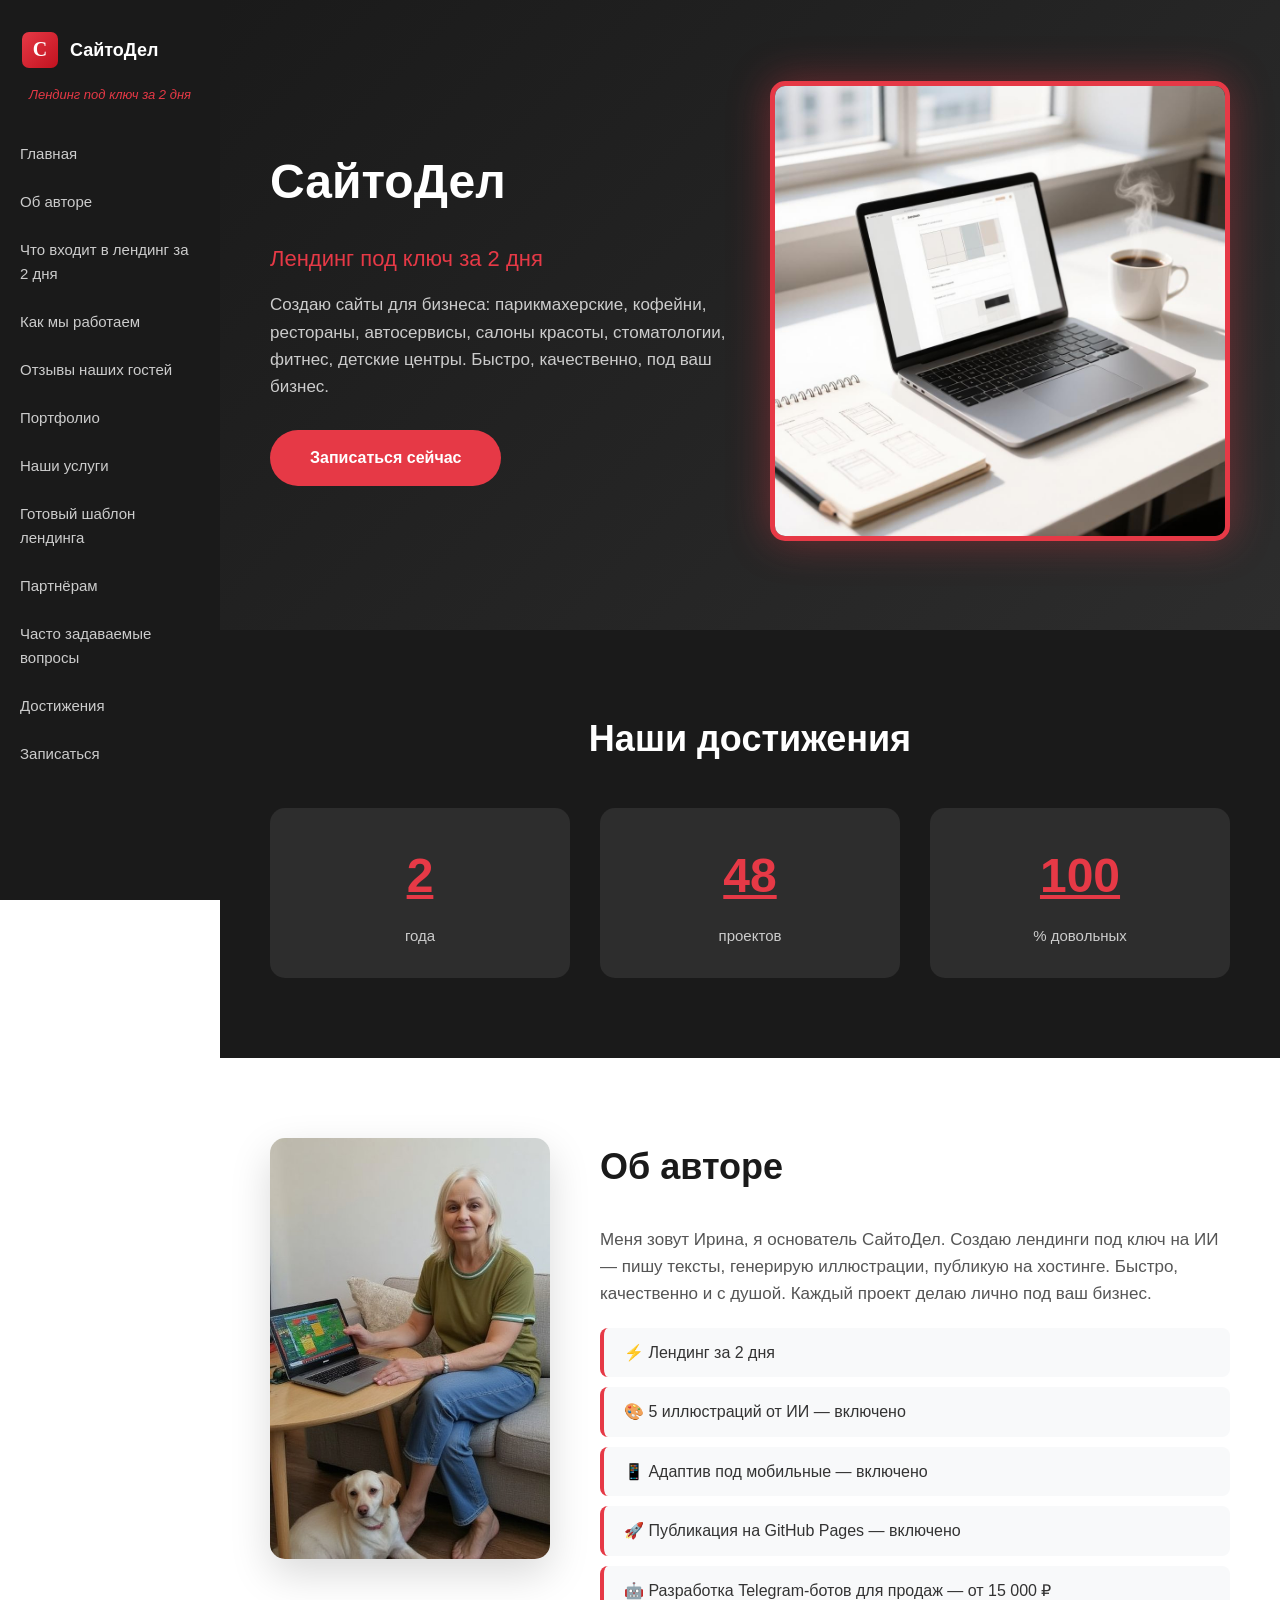
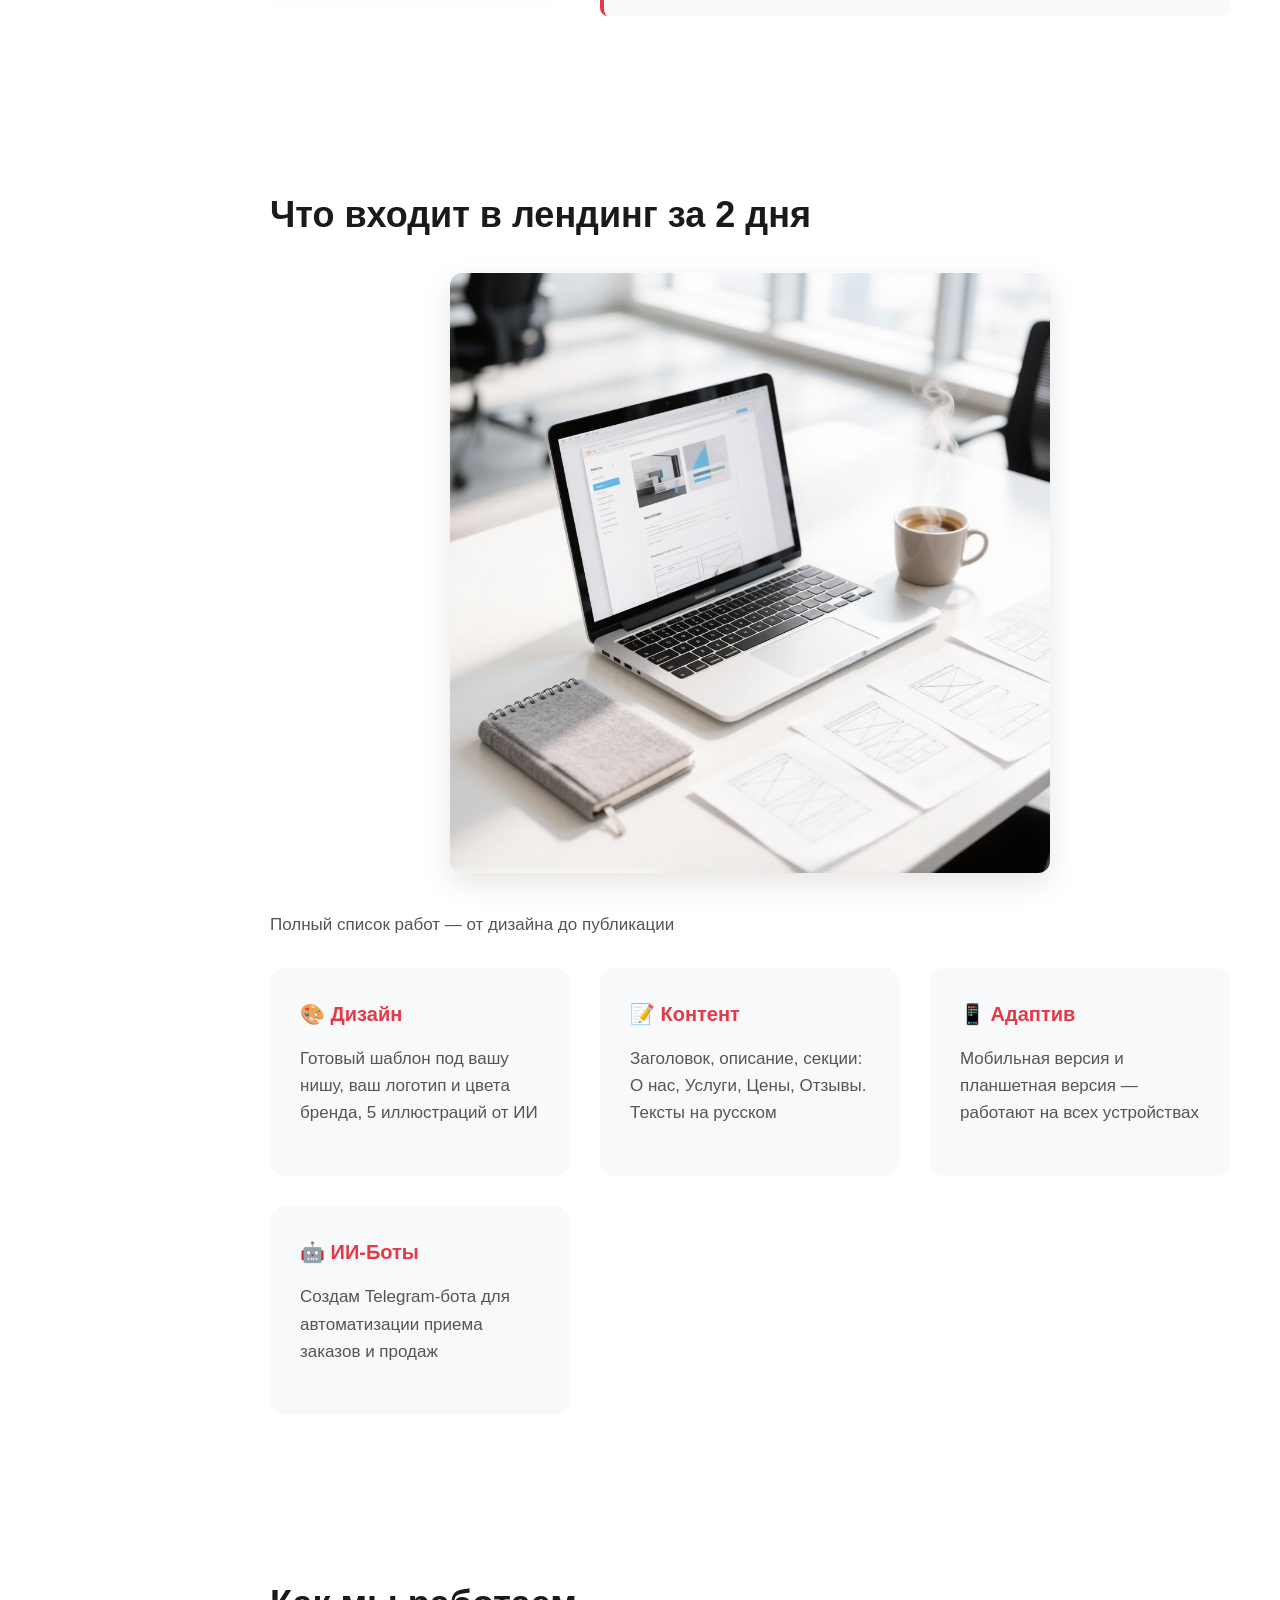
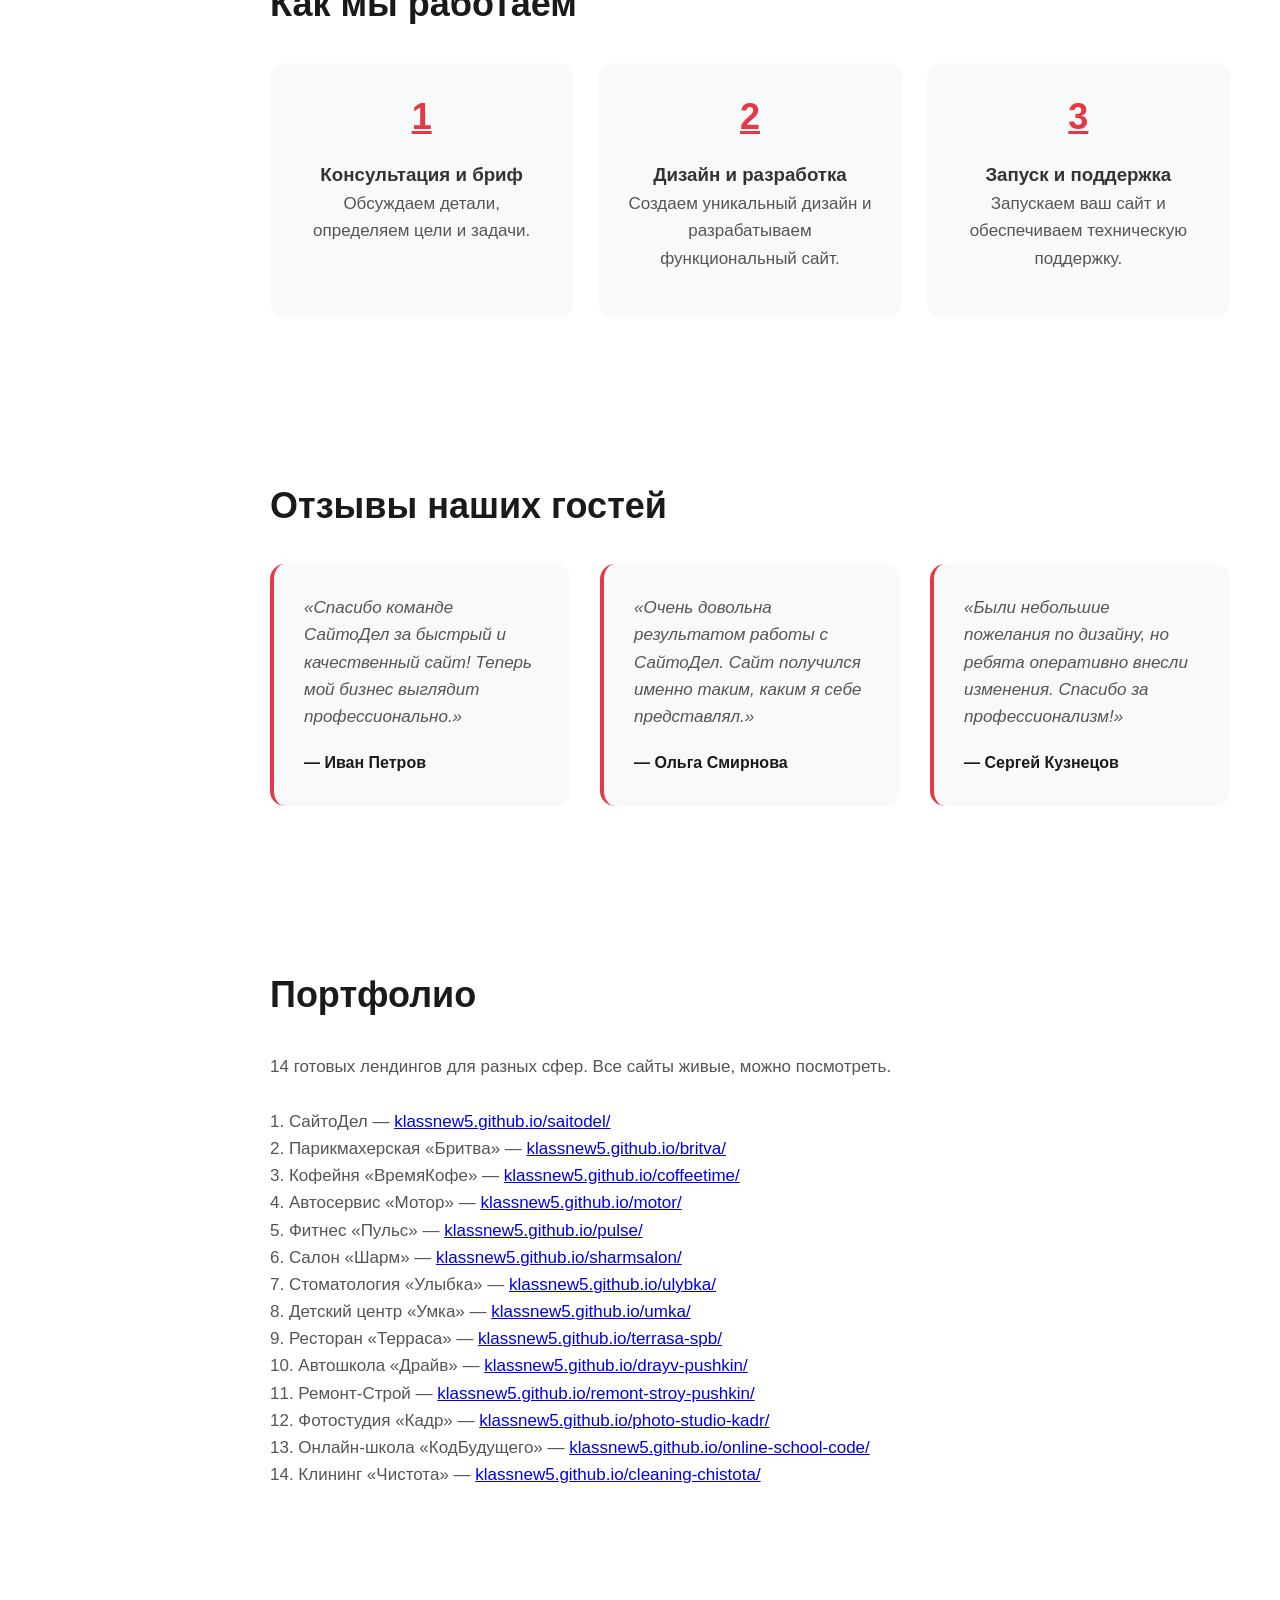
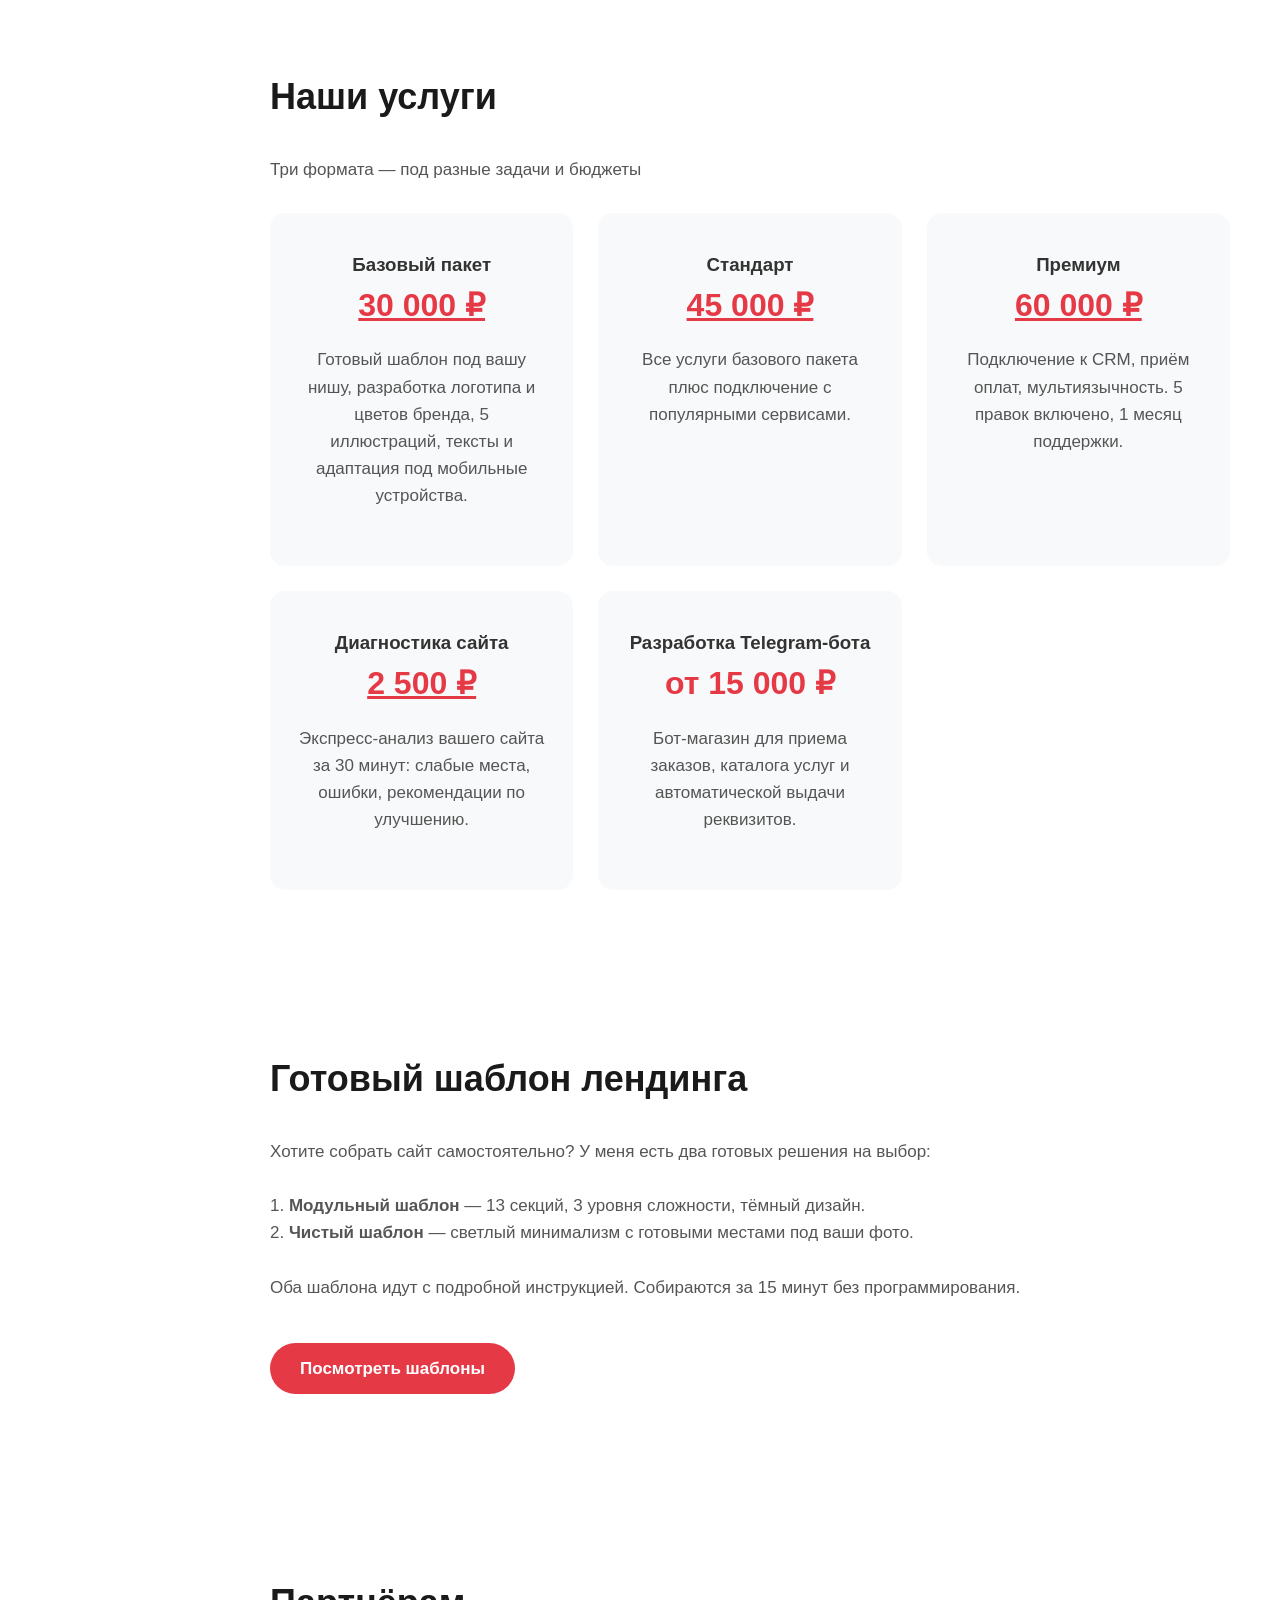
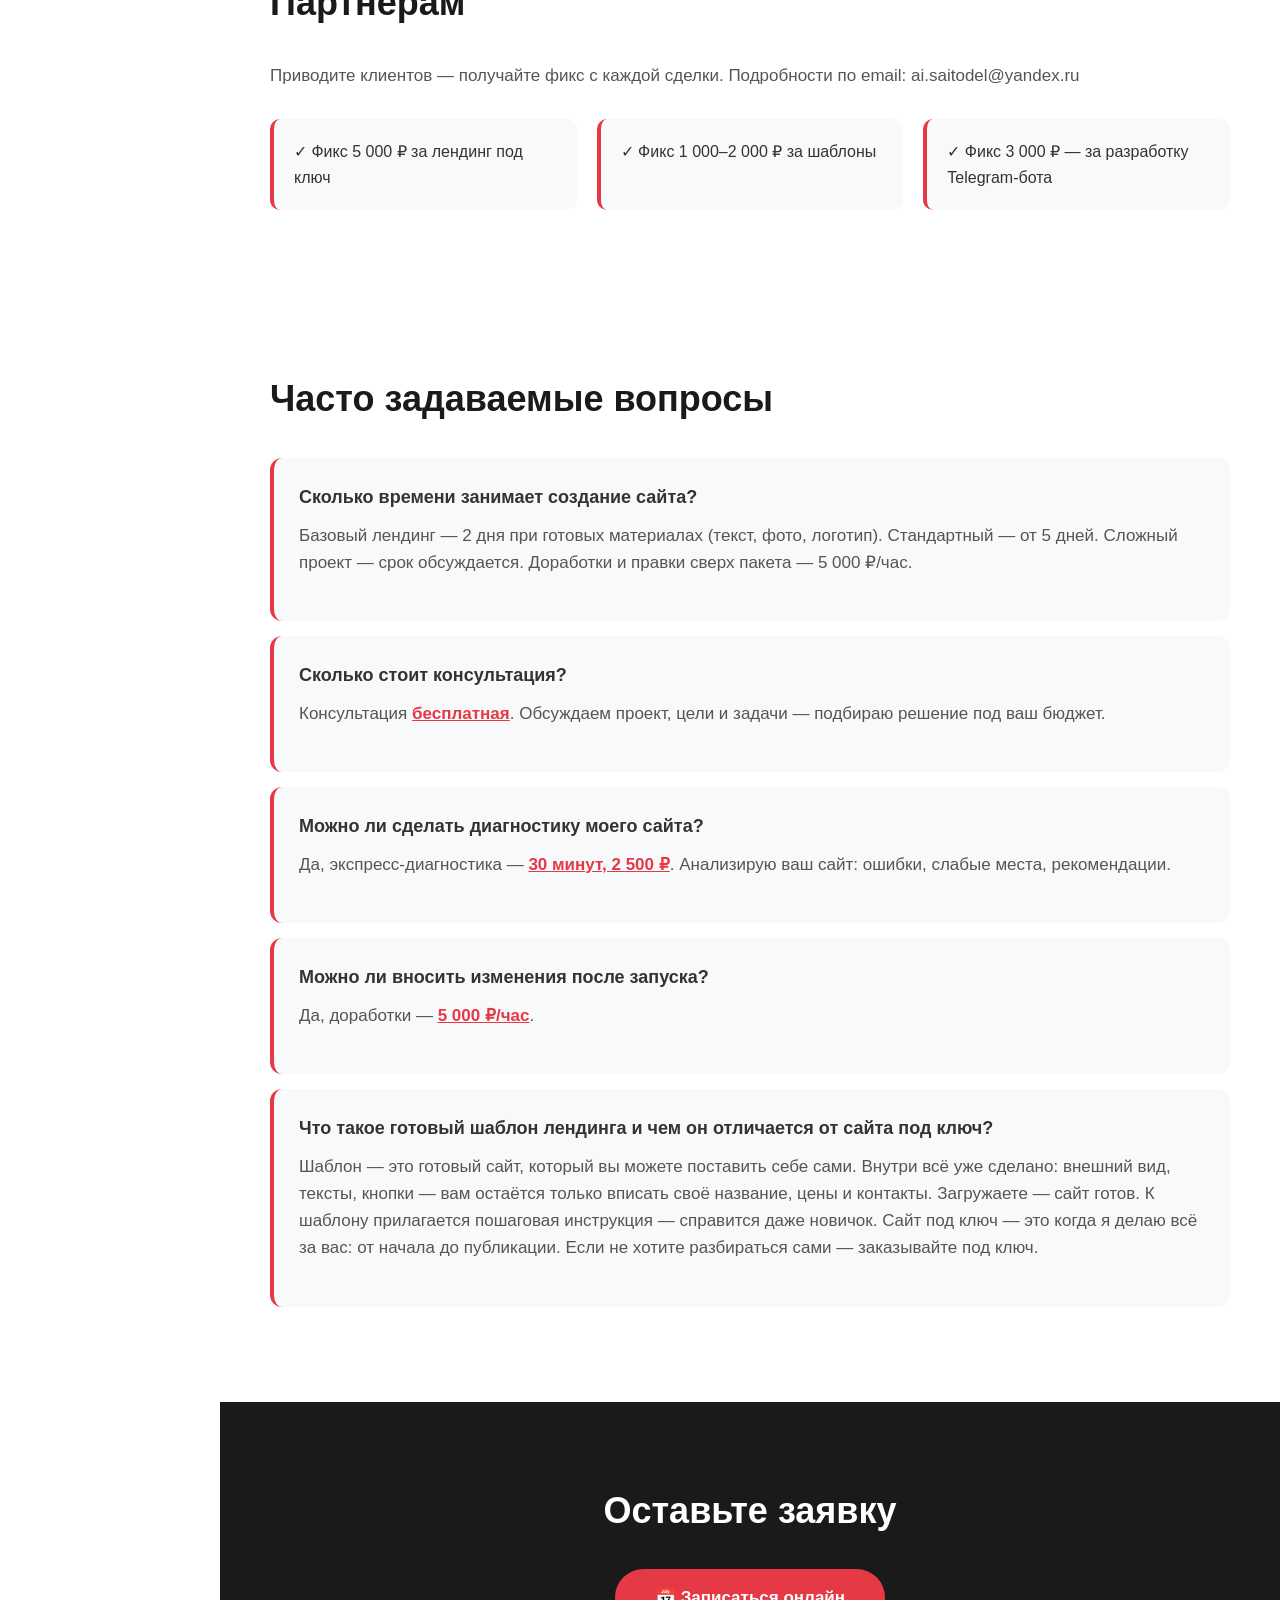
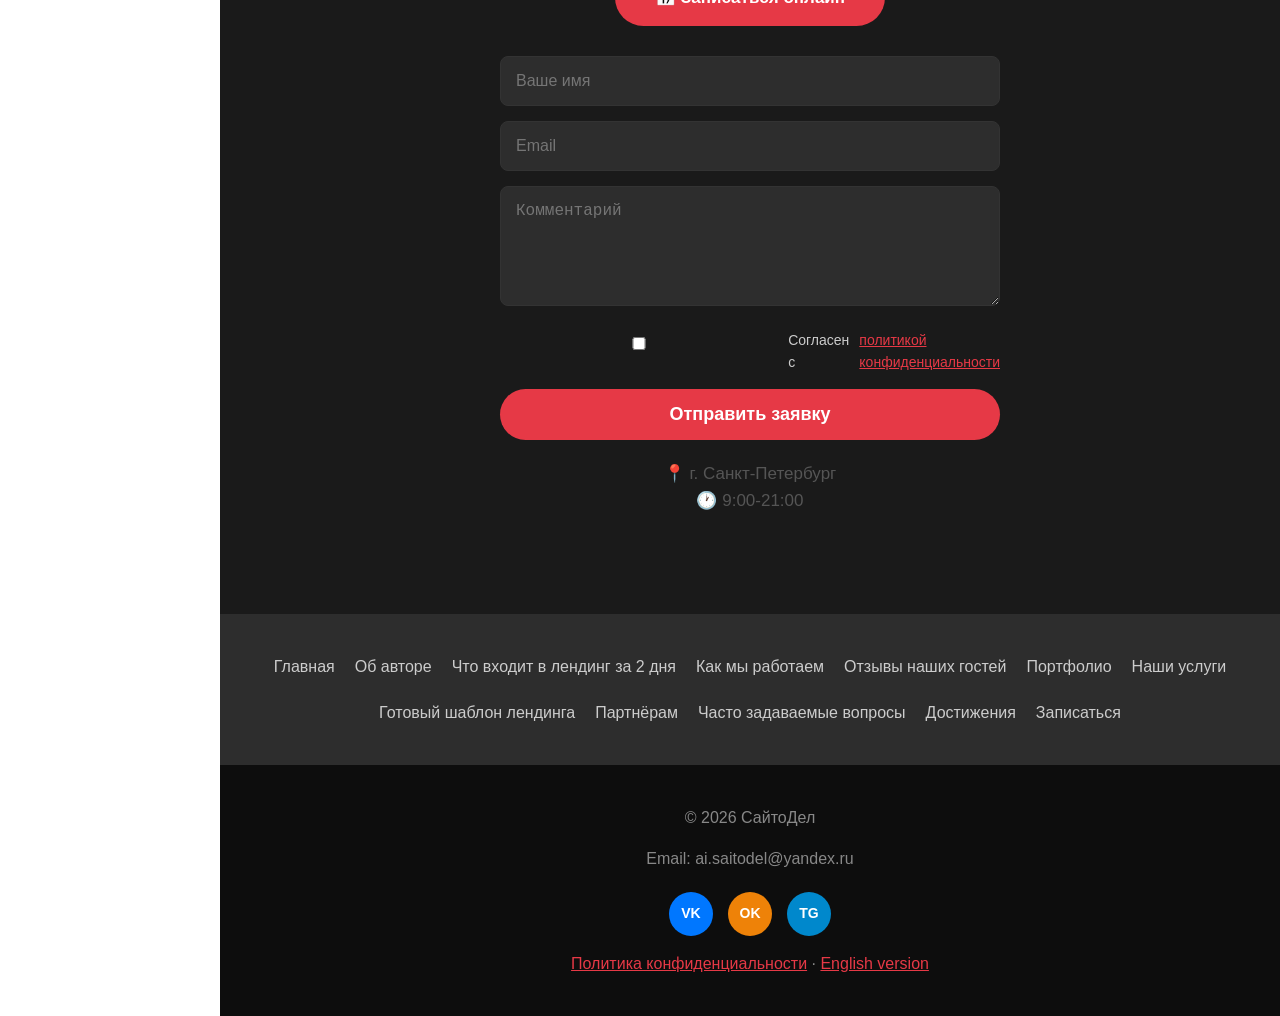
<file: index.html>
<!DOCTYPE html>
<html lang="ru">
<head>
<meta charset="UTF-8">
<meta name="viewport" content="width=device-width, initial-scale=1.0">
<title>Создание сайтов под ключ за 2 дня | СайтоДел</title>
<meta name="description" content="Создай сайт своей мечты всего за 2 дня! Профессиональная разработка, адаптивный дизайн и SEO-оптимизация.">
<link rel="icon" href="images/favicon.png" type="image/png">
<link rel="stylesheet" href="style.css">
</head>
<body>
<aside class="sidebar">
<div class="sidebar-logo"><svg xmlns="http://www.w3.org/2000/svg" viewBox="0 0 200 200">
<defs>
<linearGradient id="g" x1="0%" y1="0%" x2="100%" y2="100%">
<stop offset="0%" style="stop-color:#e63946"/>
<stop offset="100%" style="stop-color:#c1121f"/>
</linearGradient>
</defs>
<rect x="10" y="10" width="180" height="180" rx="35" fill="url(#g)"/>
<text x="100" y="130" font-family="Arial Black" font-size="100" fill="white" text-anchor="middle">С</text>
</svg><span>СайтоДел</span></div>
<div class="sidebar-slogan">Лендинг под ключ за 2 дня</div>
<ul class="sidebar-menu"><li><a href="#hero">Главная</a></li><li><a href="#about_me">Об авторе</a></li><li><a href="#services">Что входит в лендинг за 2 дня</a></li><li><a href="#process">Как мы работаем</a></li><li><a href="#testimonials">Отзывы наших гостей</a></li><li><a href="#portfolio">Портфолио</a></li><li><a href="#pricing">Наши услуги</a></li><li><a href="#template">Готовый шаблон лендинга</a></li><li><a href="#partnership">Партнёрам</a></li><li><a href="#faq">Часто задаваемые вопросы</a></li><li><a href="#achievements">Достижения</a></li><li><a href="#contact">Записаться</a></li></ul>
</aside>
<main class="main-content">
<section class="hero" id="hero">
<div class="hero-content">
<h1>СайтоДел</h1>
<p class="subtitle">Лендинг под ключ за 2 дня</p>
<p class="description">Создаю сайты для бизнеса: парикмахерские, кофейни, рестораны, автосервисы, салоны красоты, стоматологии, фитнес, детские центры. Быстро, качественно, под ваш бизнес.</p>
<a href="#contact" class="cta-button">Записаться сейчас</a>
</div>
<div class="hero-img-wrap"><img src="images/hero.png" alt="Hero" class="hero-img"></div>
</section>
<section id="achievements" class="section achievements"><h2>Наши достижения</h2><div class="ach-grid"><div class="ach-card"><div class="ach-num"><span class="highlight">2</span></div><div class="ach-label">года</div></div><div class="ach-card"><div class="ach-num"><span class="highlight">48</span></div><div class="ach-label">проектов</div></div><div class="ach-card"><div class="ach-num"><span class="highlight">100</span></div><div class="ach-label">% довольных</div></div></div></section>

            <section id="about_me" class="section about-me">
                <div class="about-me-content">
                    <img src="images/about_me.jpg" alt="Автор" class="about-me-photo">
                    <div class="about-me-text">
                        <h2>Об авторе</h2>
                        <p>Меня зовут Ирина, я основатель СайтоДел. Создаю лендинги под ключ на ИИ — пишу тексты, генерирую иллюстрации, публикую на хостинге. Быстро, качественно и с душой. Каждый проект делаю лично под ваш бизнес.</p>
                        <ul class="features"><li>⚡ Лендинг за 2 дня</li><li>🎨 5 иллюстраций от ИИ — включено</li><li>📱 Адаптив под мобильные — включено</li><li>🚀 Публикация на GitHub Pages — включено</li><li>🤖 Разработка Telegram-ботов для продаж — от 15 000 ₽</li></ul>
                    </div>
                </div>
            </section>
            <section id="services" class="section"><div class="section-content"><h2>Что входит в лендинг за 2 дня</h2><div class="img-wrap"><img src="images/services.png" alt="Что входит в лендинг за 2 дня" class="section-img"></div><p>Полный список работ — от дизайна до публикации</p><div class="items-grid"><div class="item"><h3>🎨 Дизайн</h3><p>Готовый шаблон под вашу нишу, ваш логотип и цвета бренда, 5 иллюстраций от ИИ</p></div><div class="item"><h3>📝 Контент</h3><p>Заголовок, описание, секции: О нас, Услуги, Цены, Отзывы. Тексты на русском</p></div><div class="item"><h3>📱 Адаптив</h3><p>Мобильная версия и планшетная версия — работают на всех устройствах</p></div><div class="item"><h3>🤖 ИИ-Боты</h3><p>Создам Telegram-бота для автоматизации приема заказов и продаж</p></div></div></div></section><section id="process" class="section"><div class="section-content"><h2>Как мы работаем</h2><p></p><div class="process-grid"><div class="process-step"><div class="step-num"><span class="highlight">1</span></div><h3>Консультация и бриф</h3><p>Обсуждаем детали, определяем цели и задачи.</p></div><div class="process-step"><div class="step-num"><span class="highlight">2</span></div><h3>Дизайн и разработка</h3><p>Создаем уникальный дизайн и разрабатываем функциональный сайт.</p></div><div class="process-step"><div class="step-num"><span class="highlight">3</span></div><h3>Запуск и поддержка</h3><p>Запускаем ваш сайт и обеспечиваем техническую поддержку.</p></div></div></div></section><section id="testimonials" class="section"><div class="section-content"><h2>Отзывы наших гостей</h2><p></p><div class="items-grid"><div class="item testimonial"><p>«Спасибо команде СайтоДел за быстрый и качественный сайт! Теперь мой бизнес выглядит профессионально.»</p><strong>— Иван Петров</strong></div><div class="item testimonial"><p>«Очень довольна результатом работы с СайтоДел. Сайт получился именно таким, каким я себе представлял.»</p><strong>— Ольга Смирнова</strong></div><div class="item testimonial"><p>«Были небольшие пожелания по дизайну, но ребята оперативно внесли изменения. Спасибо за профессионализм!»</p><strong>— Сергей Кузнецов</strong></div></div></div></section><section id="portfolio" class="section"><div class="section-content"><h2>Портфолио</h2><p>14 готовых лендингов для разных сфер. Все сайты живые, можно посмотреть.<br><br>
1. СайтоДел — <a href="https://klassnew5.github.io/saitodel/" target="_blank">klassnew5.github.io/saitodel/</a><br>
2. Парикмахерская «Бритва» — <a href="https://klassnew5.github.io/britva/" target="_blank">klassnew5.github.io/britva/</a><br>
3. Кофейня «ВремяКофе» — <a href="https://klassnew5.github.io/coffeetime/" target="_blank">klassnew5.github.io/coffeetime/</a><br>
4. Автосервис «Мотор» — <a href="https://klassnew5.github.io/motor/" target="_blank">klassnew5.github.io/motor/</a><br>
5. Фитнес «Пульс» — <a href="https://klassnew5.github.io/pulse/" target="_blank">klassnew5.github.io/pulse/</a><br>
6. Салон «Шарм» — <a href="https://klassnew5.github.io/sharmsalon/" target="_blank">klassnew5.github.io/sharmsalon/</a><br>
7. Стоматология «Улыбка» — <a href="https://klassnew5.github.io/ulybka/" target="_blank">klassnew5.github.io/ulybka/</a><br>
8. Детский центр «Умка» — <a href="https://klassnew5.github.io/umka/" target="_blank">klassnew5.github.io/umka/</a><br>
9. Ресторан «Терраса» — <a href="https://klassnew5.github.io/terrasa-spb/" target="_blank">klassnew5.github.io/terrasa-spb/</a><br>
10. Автошкола «Драйв» — <a href="https://klassnew5.github.io/drayv-pushkin/" target="_blank">klassnew5.github.io/drayv-pushkin/</a><br>
11. Ремонт-Строй — <a href="https://klassnew5.github.io/remont-stroy-pushkin/" target="_blank">klassnew5.github.io/remont-stroy-pushkin/</a><br>
12. Фотостудия «Кадр» — <a href="https://klassnew5.github.io/photo-studio-kadr/" target="_blank">klassnew5.github.io/photo-studio-kadr/</a><br>
13. Онлайн-школа «КодБудущего» — <a href="https://klassnew5.github.io/online-school-code/" target="_blank">klassnew5.github.io/online-school-code/</a><br>
14. Клининг «Чистота» — <a href="https://klassnew5.github.io/cleaning-chistota/" target="_blank">klassnew5.github.io/cleaning-chistota/</a></p></div></section><section id="pricing" class="section"><div class="section-content"><h2>Наши услуги</h2><p>Три формата — под разные задачи и бюджеты</p><div class="pricing-grid"><div class="price-card"><h3>Базовый пакет</h3><div class="price"><span class="highlight">30 000 ₽</span></div><p>Готовый шаблон под вашу нишу, разработка логотипа и цветов бренда, 5 иллюстраций, тексты и адаптация под мобильные устройства.</p></div><div class="price-card"><h3>Стандарт</h3><div class="price"><span class="highlight">45 000 ₽</span></div><p>Все услуги базового пакета плюс подключение с популярными сервисами.</p></div><div class="price-card"><h3>Премиум</h3><div class="price"><span class="highlight">60 000 ₽</span></div><p>Подключение к CRM, приём оплат, мультиязычность. 5 правок включено, 1 месяц поддержки.</p></div><div class="price-card"><h3>Диагностика сайта</h3><div class="price"><span class="highlight">2 500 ₽</span></div><p>Экспресс-анализ вашего сайта за 30 минут: слабые места, ошибки, рекомендации по улучшению.</p></div><div class="price-card"><h3>Разработка Telegram-бота</h3><div class="price">от 15 000 ₽</div><p>Бот-магазин для приема заказов, каталога услуг и автоматической выдачи реквизитов.</p></div></div></div></section><section id="template" class="section"><div class="section-content"><h2>Готовый шаблон лендинга</h2><p>Хотите собрать сайт самостоятельно? У меня есть два готовых решения на выбор:<br><br>
        1. <b>Модульный шаблон</b> — 13 секций, 3 уровня сложности, тёмный дизайн.<br>
        2. <b>Чистый шаблон</b> — светлый минимализм с готовыми местами под ваши фото.<br><br>
        Оба шаблона идут с подробной инструкцией. Собираются за 15 минут без программирования.<br><br>
        <a href="https://klassnew5.github.io/saitodel-templates/" target="_blank" style="display: inline-block; margin-top: 15px; padding: 12px 30px; background: #e63946; color: #fff; border-radius: 30px; font-weight: bold; text-decoration: none;">Посмотреть шаблоны</a></p></div></section><section id="partnership" class="section"><div class="section-content"><h2>Партнёрам</h2><p>Приводите клиентов — получайте фикс с каждой сделки. Подробности по email: ai.saitodel@yandex.ru</p><ul class="features"><li>✓ Фикс 5 000 ₽ за лендинг под ключ</li><li>✓ Фикс 1 000–2 000 ₽ за шаблоны</li><li>✓ Фикс 3 000 ₽ — за разработку Telegram-бота</li></ul></div></section><section id="faq" class="section"><div class="section-content"><h2>Часто задаваемые вопросы</h2><p></p><div class="faq-list"><div class="faq-item"><h3>Сколько времени занимает создание сайта?</h3><p>Базовый лендинг — 2 дня при готовых материалах (текст, фото, логотип). Стандартный — от 5 дней. Сложный проект — срок обсуждается. Доработки и правки сверх пакета — 5 000 ₽/час.</p></div><div class="faq-item"><h3>Сколько стоит консультация?</h3><p>Консультация <span class="highlight">бесплатная</span>. Обсуждаем проект, цели и задачи — подбираю решение под ваш бюджет.</p></div><div class="faq-item"><h3>Можно ли сделать диагностику моего сайта?</h3><p>Да, экспресс-диагностика — <span class="highlight">30 минут, 2 500 ₽</span>. Анализирую ваш сайт: ошибки, слабые места, рекомендации.</p></div><div class="faq-item"><h3>Можно ли вносить изменения после запуска?</h3><p>Да, доработки — <span class="highlight">5 000 ₽/час</span>.</p></div><div class="faq-item"><h3>Что такое готовый шаблон лендинга и чем он отличается от сайта под ключ?</h3><p>Шаблон — это готовый сайт, который вы можете поставить себе сами. Внутри всё уже сделано: внешний вид, тексты, кнопки — вам остаётся только вписать своё название, цены и контакты. Загружаете — сайт готов. К шаблону прилагается пошаговая инструкция — справится даже новичок. Сайт под ключ — это когда я делаю всё за вас: от начала до публикации. Если не хотите разбираться сами — заказывайте под ключ.</p></div></div></div></section>


<section id="contact" class="section contact">
<h2>Оставьте заявку</h2>
<p class="calendly-link"><a href="https://calendly.com/" target="_blank" class="cta-button">📅 Записаться онлайн</a></p>
<form id="contact-form">
<input type="text" placeholder="Ваше имя" required>
<input type="text" placeholder="Email" required>
<textarea placeholder="Комментарий"></textarea>
<label class="checkbox-label"><input type="checkbox" required> Согласен с <a href="privacy.html" target="_blank">политикой конфиденциальности</a></label>
<button type="submit">Отправить заявку</button>
</form>

<p class="contact-info">📍 г. Санкт-Петербург<br>🕐 9:00-21:00</p>
</section>
<nav class="bottom-menu"><ul><li><a href="#hero">Главная</a></li><li><a href="#about_me">Об авторе</a></li><li><a href="#services">Что входит в лендинг за 2 дня</a></li><li><a href="#process">Как мы работаем</a></li><li><a href="#testimonials">Отзывы наших гостей</a></li><li><a href="#portfolio">Портфолио</a></li><li><a href="#pricing">Наши услуги</a></li><li><a href="#template">Готовый шаблон лендинга</a></li><li><a href="#partnership">Партнёрам</a></li><li><a href="#faq">Часто задаваемые вопросы</a></li><li><a href="#achievements">Достижения</a></li><li><a href="#contact">Записаться</a></li></ul></nav>
<footer>
<p>© 2026 СайтоДел</p>
<div class="contacts"><p>Email: ai.saitodel@yandex.ru</p></div>
<div class="social-links"><a href="https://vk.ru/klassik5_dev" target="_blank" class="social-icon vk" title="ВКонтакте">VK</a><a href="https://ok.ru/group/70000058787189" target="_blank" class="social-icon ok" title="Одноклассники">OK</a><a href="https://t.me/saitodel_spb" target="_blank" class="social-icon tg" title="Telegram">TG</a></div>
<p class="privacy-link"><a href="privacy.html">Политика конфиденциальности</a> · <a href="en.html">English version</a></p>
</footer>
</main>
<script src="script.js"></script>
</body>
</html>
</file>
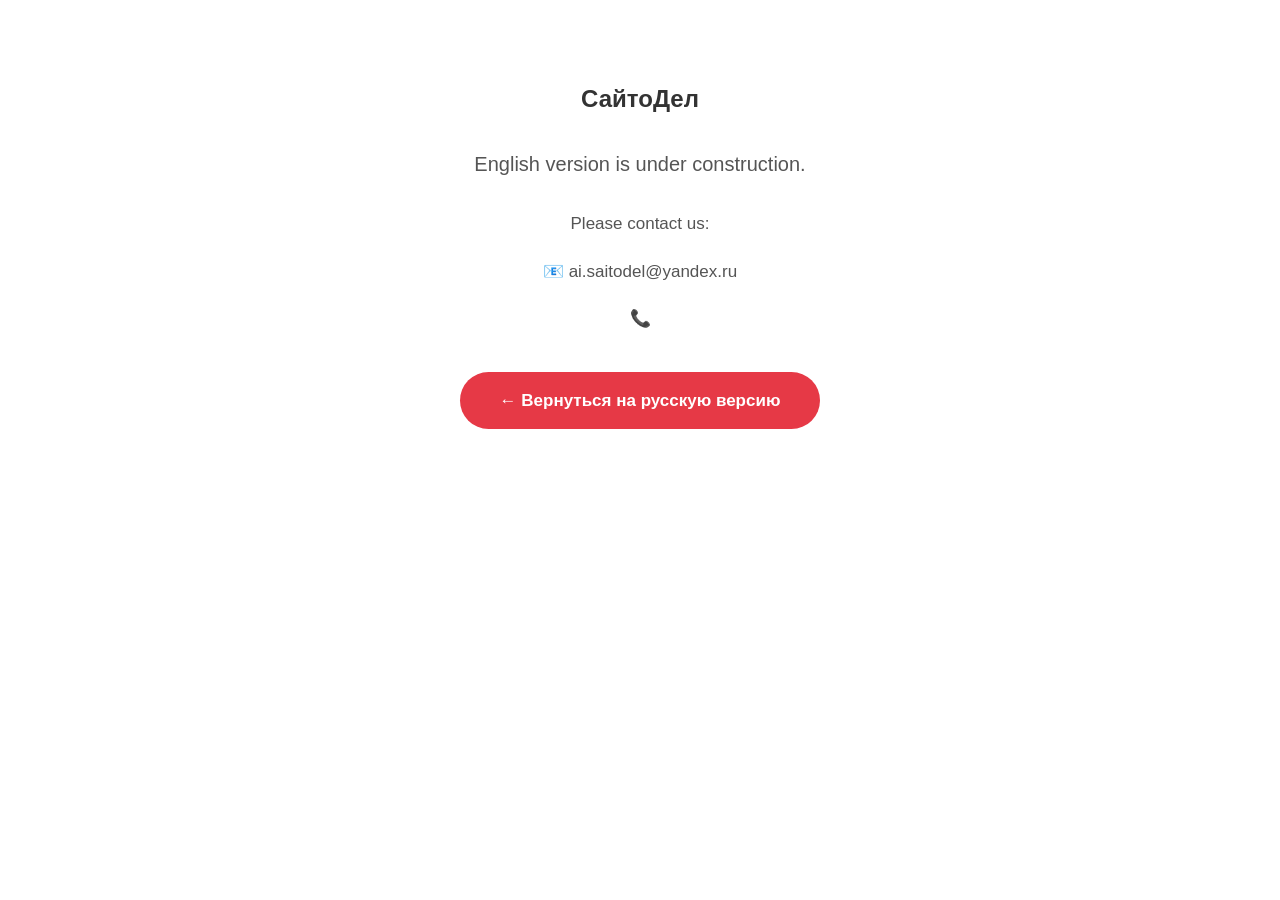
<file: en.html>
<!DOCTYPE html>
<html lang="en">
<head>
<meta charset="UTF-8">
<meta name="viewport" content="width=device-width, initial-scale=1.0">
<title>СайтоДел — English version</title>
<link rel="stylesheet" href="style.css">
</head>
<body>
<main class="main-content" style="margin-left: 0;">
<section class="section" style="max-width: 800px; margin: 0 auto; text-align: center;">
<h1>СайтоДел</h1>
<p style="font-size: 20px; margin: 30px 0;">English version is under construction.</p>
<p>Please contact us:</p>
<p style="margin-top: 20px;">📧 ai.saitodel@yandex.ru</p>
<p>📞 </p>
<p style="margin-top: 40px;"><a href="index.html" class="cta-button">← Вернуться на русскую версию</a></p>
</section>
</main>
</body>
</html>
</file>
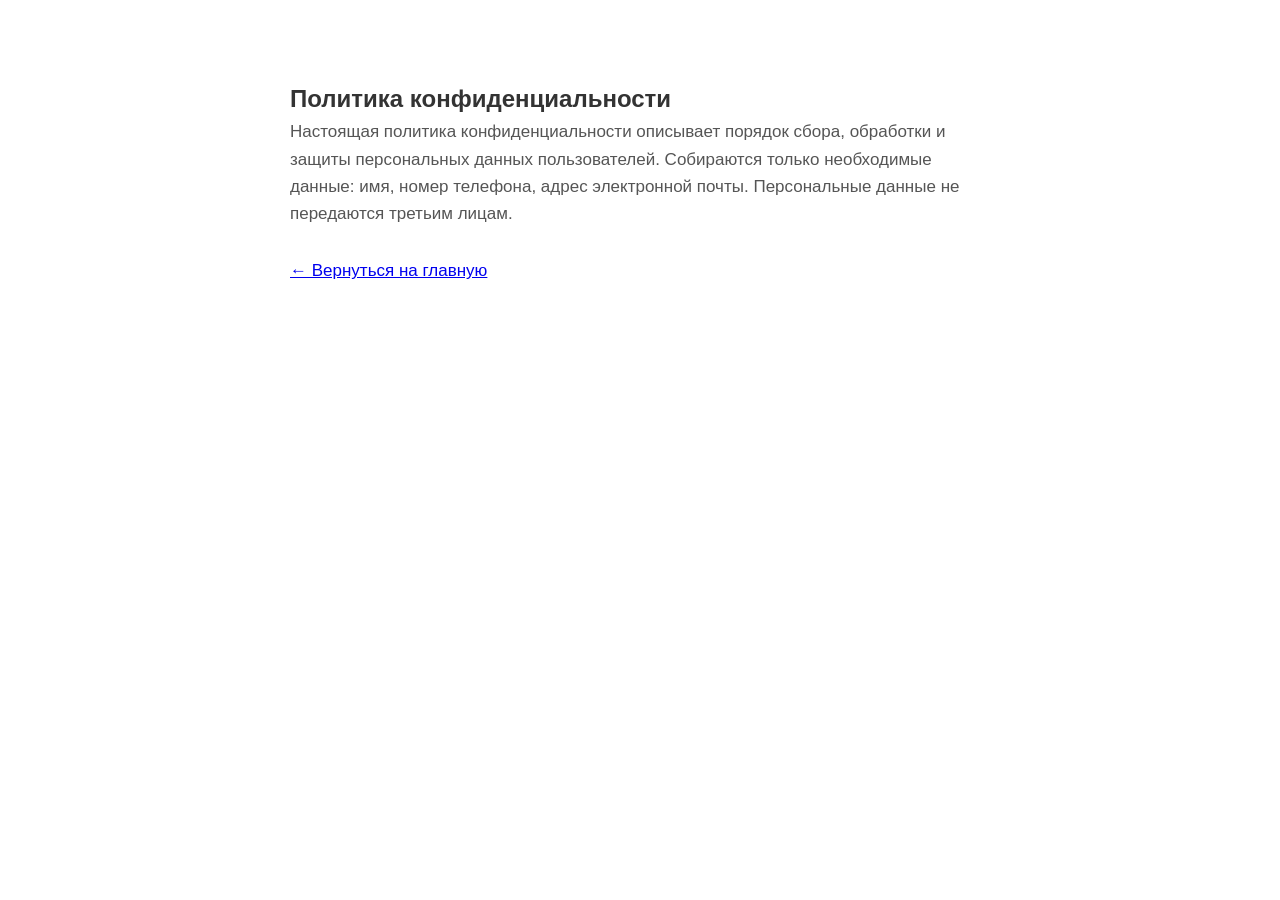
<file: privacy.html>
<!DOCTYPE html>
<html lang="ru">
<head>
<meta charset="UTF-8">
<meta name="viewport" content="width=device-width, initial-scale=1.0">
<title>Политика конфиденциальности — СайтоДел</title>
<link rel="stylesheet" href="style.css">
</head>
<body>
<main class="main-content" style="margin-left: 0;">
<section class="section" style="max-width: 800px; margin: 0 auto;">
<h1>Политика конфиденциальности</h1>
<p>Настоящая политика конфиденциальности описывает порядок сбора, обработки и защиты персональных данных пользователей. Собираются только необходимые данные: имя, номер телефона, адрес электронной почты. Персональные данные не передаются третьим лицам.</p>
<p style="margin-top: 30px;"><a href="index.html">← Вернуться на главную</a></p>
</section>
</main>
</body>
</html>
</file>
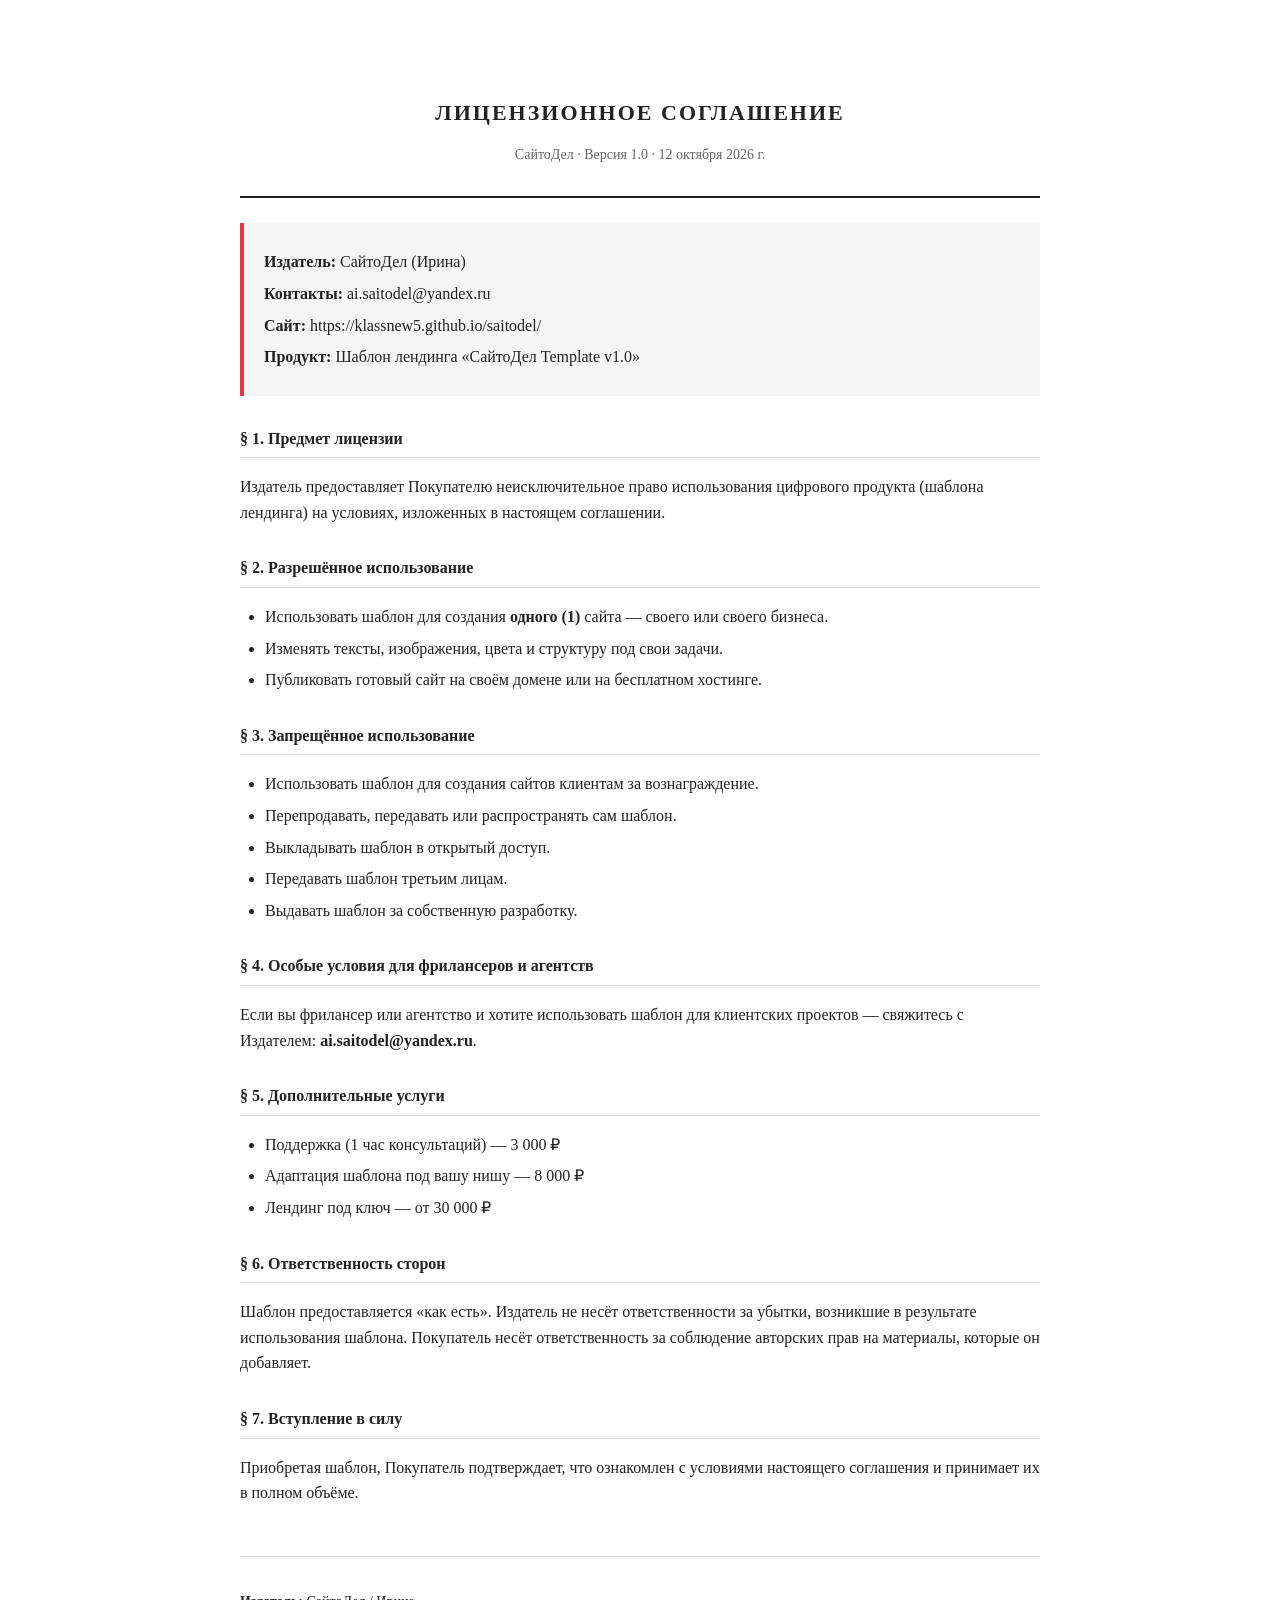
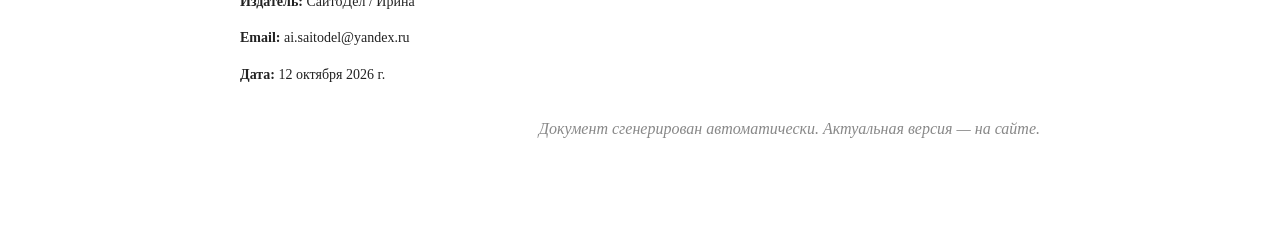
<file: ЛИЦЕНЗИЯ_СайтоДел.html>
<!DOCTYPE html>
<html lang="ru">
<head>
<meta charset="UTF-8">
<title>Лицензионное соглашение — СайтоДел</title>
<style>
  body { font-family: 'Times New Roman', Georgia, serif; max-width: 800px; margin: 40px auto; padding: 40px; color: #222; line-height: 1.6; }
  h1 { text-align: center; font-size: 22px; margin-bottom: 5px; letter-spacing: 2px; }
  .subtitle { text-align: center; color: #666; font-size: 14px; margin-bottom: 30px; }
  .meta { background: #f5f5f5; padding: 20px; margin: 25px 0; border-left: 4px solid #e63946; }
  .meta p { margin: 6px 0; }
  h2 { font-size: 16px; margin-top: 30px; border-bottom: 1px solid #ddd; padding-bottom: 6px; }
  hr { border: none; border-top: 2px solid #222; margin: 25px 0; }
  .signature { margin-top: 50px; padding-top: 20px; border-top: 1px solid #ddd; font-size: 14px; }
  .stamp { text-align: right; color: #888; font-style: italic; margin-top: 30px; }
  ul { padding-left: 25px; }
  li { margin: 6px 0; }
</style>
</head>
<body>

<h1>ЛИЦЕНЗИОННОЕ СОГЛАШЕНИЕ</h1>
<p class="subtitle">СайтоДел · Версия 1.0 · 12 октября 2026 г.</p>

<hr>

<div class="meta">
  <p><strong>Издатель:</strong> СайтоДел (Ирина)</p>
  <p><strong>Контакты:</strong> ai.saitodel@yandex.ru</p>
  <p><strong>Сайт:</strong> https://klassnew5.github.io/saitodel/</p>
  <p><strong>Продукт:</strong> Шаблон лендинга «СайтоДел Template v1.0»</p>
</div>

<h2>§ 1. Предмет лицензии</h2>
<p>Издатель предоставляет Покупателю неисключительное право использования цифрового продукта (шаблона лендинга) на условиях, изложенных в настоящем соглашении.</p>

<h2>§ 2. Разрешённое использование</h2>
<ul>
  <li>Использовать шаблон для создания <strong>одного (1)</strong> сайта — своего или своего бизнеса.</li>
  <li>Изменять тексты, изображения, цвета и структуру под свои задачи.</li>
  <li>Публиковать готовый сайт на своём домене или на бесплатном хостинге.</li>
</ul>

<h2>§ 3. Запрещённое использование</h2>
<ul>
  <li>Использовать шаблон для создания сайтов клиентам за вознаграждение.</li>
  <li>Перепродавать, передавать или распространять сам шаблон.</li>
  <li>Выкладывать шаблон в открытый доступ.</li>
  <li>Передавать шаблон третьим лицам.</li>
  <li>Выдавать шаблон за собственную разработку.</li>
</ul>

<h2>§ 4. Особые условия для фрилансеров и агентств</h2>
<p>Если вы фрилансер или агентство и хотите использовать шаблон для клиентских проектов — свяжитесь с Издателем: <strong>ai.saitodel@yandex.ru</strong>.</p>

<h2>§ 5. Дополнительные услуги</h2>
<ul>
  <li>Поддержка (1 час консультаций) — 3 000 ₽</li>
  <li>Адаптация шаблона под вашу нишу — 8 000 ₽</li>
  <li>Лендинг под ключ — от 30 000 ₽</li>
</ul>

<h2>§ 6. Ответственность сторон</h2>
<p>Шаблон предоставляется «как есть». Издатель не несёт ответственности за убытки, возникшие в результате использования шаблона. Покупатель несёт ответственность за соблюдение авторских прав на материалы, которые он добавляет.</p>

<h2>§ 7. Вступление в силу</h2>
<p>Приобретая шаблон, Покупатель подтверждает, что ознакомлен с условиями настоящего соглашения и принимает их в полном объёме.</p>

<div class="signature">
  <p><strong>Издатель:</strong> СайтоДел / Ирина</p>
  <p><strong>Email:</strong> ai.saitodel@yandex.ru</p>
  <p><strong>Дата:</strong> 12 октября 2026 г.</p>
</div>

<p class="stamp">Документ сгенерирован автоматически. Актуальная версия — на сайте.</p>

</body>
</html>
</file>
<file: style.css>
* { margin: 0; padding: 0; box-sizing: border-box; }
body { font-family: 'Segoe UI', sans-serif; line-height: 1.6; color: #333; background: #fff; }
.sidebar { position: fixed; left: 0; top: 0; width: 220px; height: 100vh; background: #1a1a1a; color: #fff; padding: 30px 20px; overflow-y: auto; z-index: 100; }
.sidebar-logo { display: flex; align-items: center; gap: 10px; font-size: 18px; font-weight: bold; margin-bottom: 15px; word-break: break-word; }
.sidebar-logo svg { height: 40px; width: auto; flex-shrink: 0; }
.sidebar-slogan { color: #e63946; font-style: italic; font-size: 13px; margin-bottom: 30px; text-align: center; }
.sidebar-menu { list-style: none; }
.sidebar-menu li { margin-bottom: 12px; }
.sidebar-menu a { color: #ccc; text-decoration: none; font-size: 15px; display: block; padding: 6px 0; }
.sidebar-menu a:hover { color: #e63946; }
.main-content { margin-left: 220px; }
.hero { display: grid; grid-template-columns: 1fr 1fr; gap: 40px; padding: 80px 50px; background: linear-gradient(135deg, #1a1a1a 0%, #2d2d2d 100%); color: #fff; align-items: center; min-height: 70vh; }
.hero-content h1 { font-size: 48px; margin-bottom: 20px; }
.hero-content .subtitle { font-size: 22px; color: #e63946; margin-bottom: 15px; font-weight: 500; }
.hero-content .description { font-size: 17px; color: #ccc; margin-bottom: 30px; }
.hero-img-wrap { text-align: center; }
.hero-img { width: 100%; max-width: 500px; border: 5px solid #e63946; box-shadow: 0 0 40px rgba(230,57,70,0.4); border-radius: 15px; }
.cta-button { display: inline-block; background: #e63946; color: #fff; padding: 15px 40px; border-radius: 30px; text-decoration: none; font-weight: bold; transition: all 0.3s; }
.cta-button:hover { background: #c1121f; transform: scale(1.05); }
.section { padding: 80px 50px; max-width: 1100px; }
.section h2 { font-size: 36px; margin-bottom: 30px; color: #1a1a1a; }
.section p { font-size: 17px; color: #555; margin-bottom: 20px; }
.img-wrap { text-align: center; margin: 30px 0; }
.section-img { max-width: 600px; width: 100%; border-radius: 12px; box-shadow: 0 10px 30px rgba(0,0,0,0.1); }

/* Секция «Об авторе» — фото слева, текст справа */
.section.about-me { max-width: 1100px; }
.about-me-content { display: grid; grid-template-columns: 280px 1fr; gap: 50px; align-items: start; }
.about-me-photo { width: 100%; max-width: 280px; height: auto; border-radius: 15px; box-shadow: 0 10px 25px rgba(0,0,0,0.15); }
.about-me-photo { width: 100%; border-radius: 15px; box-shadow: 0 15px 40px rgba(0,0,0,0.15); }
.about-me-text h2 { text-align: left; }
.about-me-text .features { display: block; margin-top: 20px; }
.about-me-text .features li { background: #f8f9fa; padding: 12px 20px; border-radius: 8px; border-left: 4px solid #e63946; margin-bottom: 10px; font-weight: 500; }
@media (max-width: 900px) { .about-me-content { grid-template-columns: 1fr; } }

.features { list-style: none; display: grid; grid-template-columns: repeat(auto-fit, minmax(250px, 1fr)); gap: 20px; margin-top: 30px; }
.features li { background: #f8f9fa; padding: 20px; border-radius: 10px; border-left: 4px solid #e63946; font-weight: 500; }
.items-grid { display: grid; grid-template-columns: repeat(auto-fit, minmax(280px, 1fr)); gap: 30px; margin-top: 30px; }
.item { background: #f8f9fa; padding: 30px; border-radius: 15px; }
.item h3 { color: #e63946; margin-bottom: 15px; font-size: 20px; }
.testimonial { border-left: 4px solid #e63946; font-style: italic; }
.testimonial strong { display: block; margin-top: 10px; color: #1a1a1a; font-style: normal; }
.process-grid { display: grid; grid-template-columns: repeat(auto-fit, minmax(200px, 1fr)); gap: 25px; margin-top: 30px; }
.process-step { background: #f8f9fa; padding: 25px; border-radius: 15px; text-align: center; }
.step-num { font-size: 36px; font-weight: bold; color: #e63946; margin-bottom: 15px; }
.pricing-grid { display: grid; grid-template-columns: repeat(auto-fit, minmax(250px, 1fr)); gap: 25px; margin-top: 30px; }
.price-card { background: #f8f9fa; padding: 35px 25px; border-radius: 15px; text-align: center; border: 2px solid transparent; }
.price-card:hover { border-color: #e63946; }
.price { font-size: 32px; font-weight: bold; color: #e63946; margin-bottom: 15px; }
.faq-list { margin-top: 30px; }
.faq-item { background: #f8f9fa; padding: 25px; border-radius: 12px; margin-bottom: 15px; border-left: 4px solid #e63946; }
.faq-item h3 { margin-bottom: 10px; font-size: 18px; }
.highlight { color: #e63946; font-weight: bold; text-decoration: underline; }
.achievements { background: #1a1a1a; color: #fff; max-width: 100%; }
.achievements h2 { color: #fff; text-align: center; }
.ach-grid { display: grid; grid-template-columns: repeat(auto-fit, minmax(180px, 1fr)); gap: 30px; margin-top: 40px; }
.ach-card { text-align: center; padding: 30px 20px; background: #2d2d2d; border-radius: 15px; }
.ach-num { font-size: 48px; font-weight: bold; color: #e63946; margin-bottom: 10px; }
.ach-label { color: #ccc; font-size: 15px; }
.partners { background: #f8f9fa; max-width: 100%; }
.partners-grid { display: grid; grid-template-columns: repeat(auto-fit, minmax(180px, 1fr)); gap: 25px; margin-top: 30px; }
.partner-logo { background: #fff; padding: 30px; border-radius: 12px; text-align: center; font-weight: bold; color: #555; box-shadow: 0 5px 15px rgba(0,0,0,0.05); }
.certificates { max-width: 1100px; }
.certs-grid { display: grid; grid-template-columns: repeat(auto-fit, minmax(280px, 1fr)); gap: 25px; margin-top: 30px; }
.cert-item { background: #f8f9fa; padding: 30px; border-radius: 15px; border-left: 4px solid #e63946; }
.cert-item h3 { color: #1a1a1a; margin-bottom: 10px; }
.contact { background: #1a1a1a; color: #fff; max-width: 100%; padding: 80px 50px; }
.contact h2 { color: #fff; text-align: center; }
.calendly-link { text-align: center; margin: 20px 0; }
#contact-form { max-width: 500px; margin: 30px auto 0; }
#contact-form input, #contact-form textarea { width: 100%; padding: 15px; margin-bottom: 15px; border: 1px solid #333; border-radius: 8px; background: #2d2d2d; color: #fff; font-size: 16px; }
#contact-form textarea { height: 120px; }
.checkbox-label { display: flex; align-items: center; gap: 10px; color: #ccc; font-size: 14px; margin-bottom: 15px; }
.checkbox-label a { color: #e63946; }
#contact-form button { background: #e63946; color: #fff; padding: 15px 40px; border: none; border-radius: 30px; cursor: pointer; font-size: 18px; font-weight: bold; width: 100%; }
#contact-form button:hover { background: #c1121f; }
.map-wrap { max-width: 800px; margin: 40px auto 20px; border-radius: 15px; overflow: hidden; }
.contact-info { text-align: center; color: #ccc; margin-top: 20px; }
.bottom-menu { background: #2d2d2d; padding: 40px 50px; }
.bottom-menu ul { display: flex; flex-wrap: wrap; gap: 20px; list-style: none; justify-content: center; }
.bottom-menu a { color: #ccc; text-decoration: none; }
.bottom-menu a:hover { color: #e63946; }
footer { background: #0d0d0d; color: #888; padding: 40px 50px; text-align: center; }
footer .contacts { margin-top: 15px; }
.social-links { margin-top: 20px; display: flex; gap: 15px; justify-content: center; flex-wrap: wrap; }
.social-icon { display: inline-flex; align-items: center; justify-content: center; width: 44px; height: 44px; border-radius: 50%; background: #1a1a1a; color: #fff; text-decoration: none; font-weight: 700; font-size: 14px; transition: all 0.3s; }
.social-icon:hover { transform: translateY(-3px); box-shadow: 0 6px 16px rgba(230, 57, 70, 0.4); }
.social-icon.vk { background: #0077FF; }
.social-icon.ok { background: #EE8208; }
.social-icon.tg { background: #0088cc; }
.privacy-link { margin-top: 15px; }
.privacy-link a { color: #e63946; }
@media (max-width: 900px) {
.sidebar { position: static; width: 100%; height: auto; }
.sidebar-menu { display: flex; flex-wrap: wrap; gap: 15px; }
.main-content { margin-left: 0; }
.hero { grid-template-columns: 1fr; padding: 40px 20px; }
.hero-content h1 { font-size: 32px; }
.section { padding: 50px 20px; }
}
</file>
